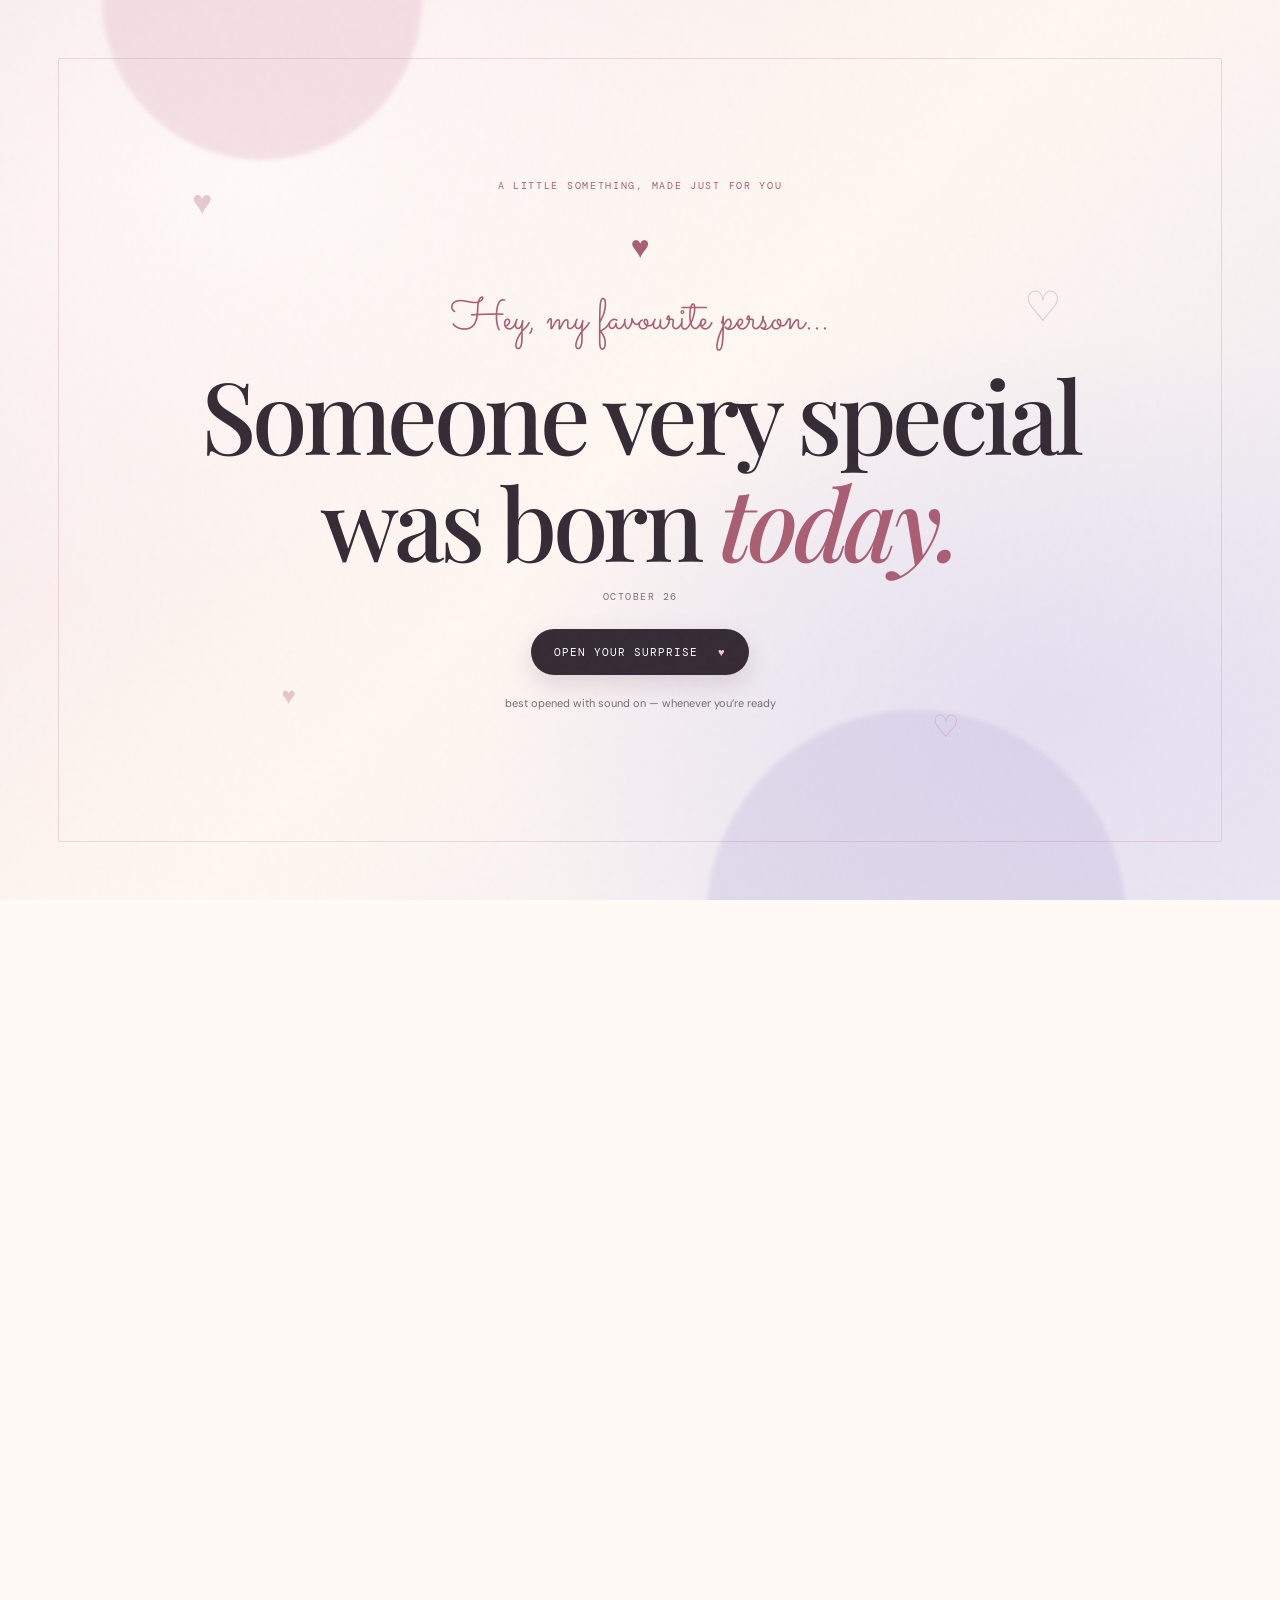
<file: tushi-birthday/index.html>
<!doctype html>
<html lang="en">
<head>
  <meta charset="UTF-8" />
  <meta name="viewport" content="width=device-width, initial-scale=1.0" />
  <meta name="theme-color" content="#fbf2f4" />
  <meta name="description" content="A little birthday surprise made with love for Tushi." />
  <title>For Tushi, with love</title>
  <link rel="preconnect" href="https://fonts.googleapis.com" />
  <link rel="preconnect" href="https://fonts.gstatic.com" crossorigin />
  <link href="https://fonts.googleapis.com/css2?family=DM+Mono&family=DM+Sans:wght@400;500;600&family=Playfair+Display:ital,wght@0,500;0,600;0,700;1,500;1,600&family=Sacramento&display=swap" rel="stylesheet" />
  <link rel="stylesheet" href="styles.css" />
</head>
<body>
  <div class="grain" aria-hidden="true"></div>
  <div class="ambient-hearts" id="ambientHearts" aria-hidden="true"></div>

  <section class="welcome" id="welcome" aria-label="Birthday surprise welcome">
    <div class="welcome-orb orb-one"></div><div class="welcome-orb orb-two"></div>
    <div class="welcome-content">
      <p class="eyebrow">a little something, made just for you</p>
      <div class="welcome-heart" aria-hidden="true">♥</div>
      <p class="welcome-line">Hey, my favourite person...</p>
      <h1>Someone very special<br />was born <em>today.</em></h1>
      <p class="birthday-date" id="birthdayDate"></p>
      <button class="pill-button primary" id="openSurprise">Open your surprise <span>♥</span></button>
      <p class="tap-hint">best opened with sound on — whenever you’re ready</p>
    </div>
    <span class="float-heart fh1">♥</span><span class="float-heart fh2">♡</span><span class="float-heart fh3">♥</span><span class="float-heart fh4">♡</span>
  </section>

  <main id="experience" class="experience" aria-hidden="true">
    <nav class="topbar"><a class="brand" href="#top">For <span id="brandName">Tushi</span></a><a href="#memories">our memories <span>↗</span></a></nav>
    <section class="hero" id="top">
      <div class="hero-glow"></div><div class="hero-sparkles" aria-hidden="true">✦　·　✧　·　✦</div>
      <div class="hero-copy">
        <p class="eyebrow">today is all about you</p>
        <h2 id="birthdayHeading">Happy Birthday,<br /><em>My Love</em> <span class="red-heart">♥</span></h2>
        <p class="hero-subtitle" id="heroSubtitle"></p>
        <a class="scroll-cue" href="#letter">a little love note <span>↓</span></a>
      </div>
      <figure class="hero-photo photo-frame"><img src="assets/memory-01.jpeg" alt="A favourite moment together" /><figcaption>my favourite place is next to you</figcaption></figure>
      <div class="balloon balloon-a" aria-hidden="true">♥</div><div class="balloon balloon-b" aria-hidden="true">♥</div>
      <div class="cake-wrap">
        <div class="cake-label">make a little wish</div>
        <button class="cake" id="cakeButton" aria-label="Blow out the birthday candles" title="Tap to blow out the candles">
          <span class="flame f1"></span><span class="flame f2"></span><span class="flame f3"></span>
          <span class="candle c1"></span><span class="candle c2"></span><span class="candle c3"></span>
          <span class="cake-top"></span><span class="cake-body"><i>♥</i></span><span class="cake-base"></span>
        </button>
      </div>
      <p class="candle-hint" id="candleHint">tap the candles to make a wish</p>
    </section>

    <section class="letter-section section-pad" id="letter">
      <div class="section-heading"><p class="eyebrow">01 — from my heart</p><h2>A note for <em>you.</em></h2><p>Some things are better said slowly.</p></div>
      <button class="letter-open" id="letterOpen"><span>✉</span> Read my heart <b>♥</b></button>
      <article class="letter-card" id="letterCard" aria-hidden="true">
        <div class="letter-paper"><div class="letter-stamp">for you ♥</div><p class="script-greeting" id="letterGreeting"></p><div class="letter-copy" id="letterCopy"></div><p class="letter-signoff" id="letterSignoff"></p></div>
      </article>
    </section>

    <section class="memory-section section-pad" id="memories">
      <div class="section-heading light"><p class="eyebrow">02 — our little archive</p><h2>Six frames.<br /><em>One lovely us.</em></h2><p>Tap a photo to see it a little closer.</p></div>
      <div class="gallery" id="gallery">
        <button class="memory-card card-tall" data-photo="assets/memory-02.jpeg" data-caption="One of those easy, happy days"><img src="assets/memory-02.jpeg" alt="A smiling dinner memory" /><span>one of those easy, happy days</span></button>
        <button class="memory-card card-small" data-photo="assets/memory-03.jpeg" data-caption="Flowers for my flower girl"><img src="assets/memory-03.jpeg" alt="Tushi holding flowers" /><span>flowers for my flower girl</span></button>
        <button class="memory-card card-tall card-shift" data-photo="assets/memory-04.jpeg" data-caption="Your smile, every single time"><img src="assets/memory-04.jpeg" alt="A birthday dinner together" /><span>your smile, every single time</span></button>
        <button class="memory-card card-wide" data-photo="assets/memory-05.jpeg" data-caption="Saving sunsets with you"><img src="assets/memory-05.jpeg" alt="A sunset by the water" /><span>saving sunsets with you</span></button>
        <button class="memory-card card-small card-last" data-photo="assets/memory-06.jpeg" data-caption="My favourite person, always"><img src="assets/memory-06.jpeg" alt="A warm evening selfie together" /><span>my favourite person, always</span></button>
        <button class="memory-card card-square" data-photo="assets/memory-01.jpeg" data-caption="Still my favourite view"><img src="assets/memory-01.jpeg" alt="A sweet moment together" /><span>still my favourite view</span></button>
      </div>
    </section>

    <section class="reasons-section section-pad">
      <div class="section-heading"><p class="eyebrow">03 — a few of a million</p><h2>Reasons I love <em>you.</em></h2><p>Tap a heart. I could keep going forever.</p></div>
      <div class="reason-grid" id="reasonGrid"></div>
      <button class="heart-reveal" id="heartReveal" aria-label="Reveal a sweet message">♥</button><p class="reveal-message" id="heartMessage" aria-live="polite"></p>
    </section>

    <section class="counter-section section-pad">
      <p class="eyebrow">and every second since</p><h2>Time with <em>you.</em></h2>
      <div class="counter" id="counter" aria-label="Time together"><div><strong id="days">—</strong><span>days</span></div><i>:</i><div><strong id="hours">—</strong><span>hours</span></div><i>:</i><div><strong id="minutes">—</strong><span>minutes</span></div><i>:</i><div><strong id="seconds">—</strong><span>seconds</span></div></div>
      <p class="counter-foot" id="counterFoot"></p>
    </section>

    <section class="secret-section section-pad">
      <div class="section-heading"><p class="eyebrow">psst… this one’s just for you</p><h2>A tiny <em>secret.</em></h2></div>
      <button class="envelope" id="envelope" aria-label="Open the birthday band surprise"><span class="env-heart">♥</span><span class="env-flap"></span><span class="env-label">open the surprise</span></button>
      <div class="band-reveal" id="bandReveal" aria-hidden="true">
        <p class="chant-bubble" id="birthdayChant">Happy Birthday, Tushi!</p>
        <div class="band-circle" id="bandCircle" aria-label="A circle of dancing birthday musicians">
          <div class="band-member band-one"><span class="band-face">🐻</span><span class="band-instrument">🥁</span></div>
          <div class="band-member band-two"><span class="band-face">🐰</span><span class="band-instrument">🎺</span></div>
          <div class="band-member band-three"><span class="band-face">🐱</span><span class="band-instrument">🪘</span></div>
          <div class="band-member band-four"><span class="band-face">🐸</span><span class="band-instrument">🎷</span></div>
          <div class="band-member band-five"><span class="band-face">🐼</span><span class="band-instrument">🎸</span></div>
          <div class="band-member band-six"><span class="band-face">🐥</span><span class="band-instrument">🥁</span></div>
          <div class="band-center-heart" aria-hidden="true">♥</div>
          <p class="chant-line instrumental hidden" id="chantLine" aria-live="polite"></p>
        </div>
        <button class="chant-again" id="chantAgain">Play the birthday song again <span>♫</span></button>
      </div>
    </section>

    <section class="final-section" id="final">
      <div class="starfield" aria-hidden="true">✦　　·　　 ✧　·　　 ✦　　·　✧</div><div class="big-heart" aria-hidden="true">♥</div>
      <p class="eyebrow">one last thing</p><h2>Today is your day,<br />but you will always be<br /><em>my favourite part</em><br />of every day.</h2>
      <p class="final-message" id="finalMessage"></p>
      <button class="pill-button final-button" id="finalButton">one more wish <span>♥</span></button>
      <div class="final-result" id="finalResult" aria-live="polite"></div>
    </section>
    <footer>made with a very full heart for <span id="footerName">Tushi</span> ♥</footer>
  </main>

  <div class="music-controls" id="musicControls"><button class="music-control" id="musicControl" aria-label="Play background music" title="Play music"><span class="music-icon">♫</span><span id="musicLabel">music</span></button><button class="music-mute" id="musicMute" aria-label="Mute background music" title="Mute music">◖</button></div>
  <audio id="backgroundMusic" preload="none"></audio>
  <div class="lightbox" id="lightbox" role="dialog" aria-modal="true" aria-label="Photo preview"><button class="lightbox-close" id="lightboxClose" aria-label="Close photo">×</button><img id="lightboxImage" alt="" /><p id="lightboxCaption"></p></div>
  <script src="config.js"></script>
  <script src="script.js"></script>
</body>
</html>
</file>
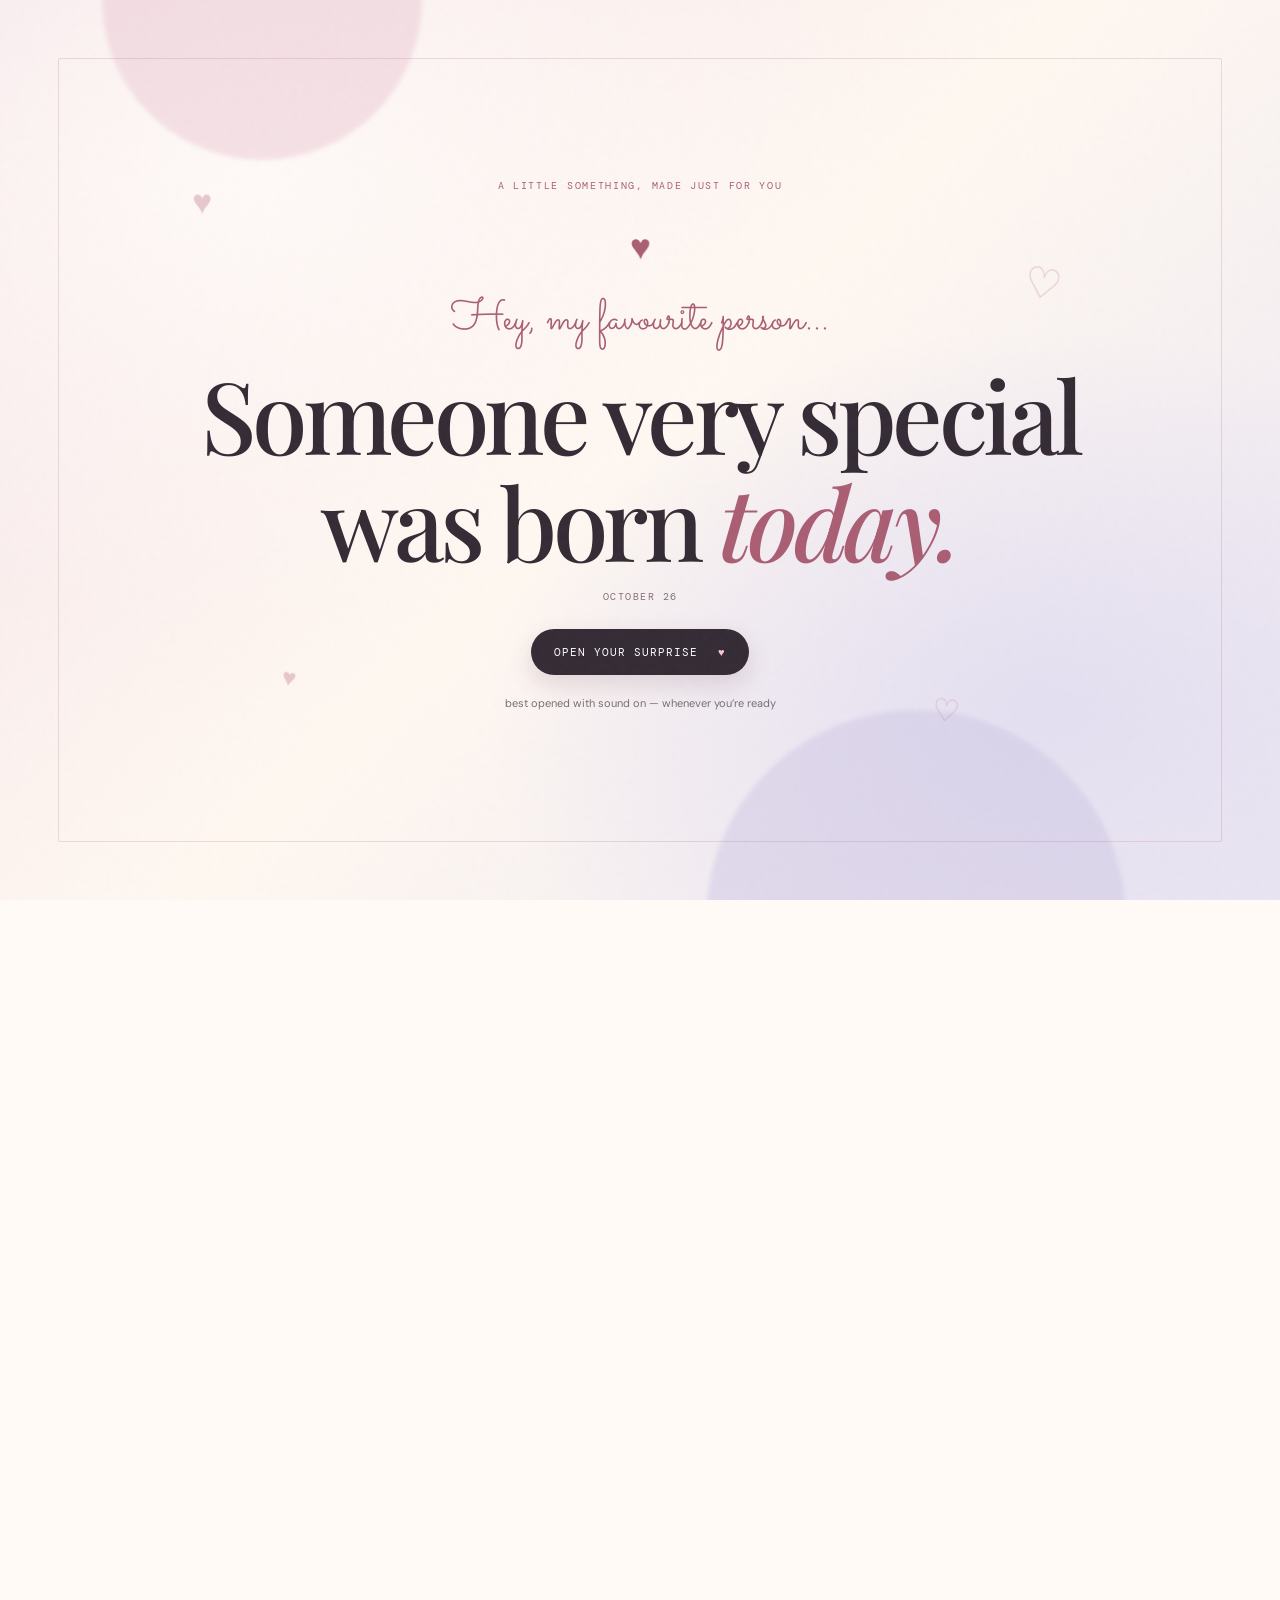
<file: tushi-birthday/sync.html>
<!doctype html>
<html lang="en">
<head>
  <meta charset="utf-8">
  <meta http-equiv="refresh" content="0; url=index.html">
  <meta name="viewport" content="width=device-width, initial-scale=1">
  <title>Opening lyric sync setup</title>
  <style>
    body{min-height:100vh;display:grid;place-items:center;margin:0;background:#fff8f5;color:#49333f;font:16px/1.5 system-ui,sans-serif;text-align:center}
    main{padding:28px}a{color:#9c4e69}
  </style>
</head>
<body>
  <main><p>Opening Tushi’s birthday page…</p><a href="index.html">Tap here if it doesn’t open automatically.</a></main>
</body>
</html>
</file>
<file: tushi-birthday/styles.css>
:root{--ink:#342b35;--rose:#aa5e73;--rose-dark:#87485e;--cream:#fffaf5;--pink:#f7e7ed;--lav:#e7e1f1;--gold:#d9ad6a;--mono:"DM Mono",monospace;--sans:"DM Sans",sans-serif;--serif:"Playfair Display",serif;--script:"Sacramento",cursive}*{box-sizing:border-box}html{scroll-behavior:smooth;scroll-padding-top:70px}body{margin:0;background:var(--cream);color:var(--ink);font-family:var(--sans);overflow-x:hidden}.grain{position:fixed;inset:0;z-index:20;pointer-events:none;opacity:.03;background-image:url("data:image/svg+xml,%3Csvg viewBox='0 0 180 180' xmlns='http://www.w3.org/2000/svg'%3E%3Cfilter id='n'%3E%3CfeTurbulence type='fractalNoise' baseFrequency='.7' numOctaves='3' stitchTiles='stitch'/%3E%3C/filter%3E%3Crect width='100%25' height='100%25' filter='url(%23n)' opacity='.9'/%3E%3C/svg%3E")}.ambient-hearts{position:fixed;inset:0;pointer-events:none;overflow:hidden;z-index:8}.particle{position:absolute;bottom:-40px;color:#bd6e81;opacity:0;animation:float-up var(--dur,12s) linear forwards;font-size:var(--size,15px);text-shadow:0 0 12px #e0a4b5}@keyframes float-up{0%{transform:translateY(0) rotate(0);opacity:0}10%{opacity:.35}85%{opacity:.2}100%{transform:translateY(-110vh) rotate(45deg);opacity:0}}em{color:var(--rose);font-weight:500}.eyebrow{font:10px var(--mono);letter-spacing:.17em;text-transform:uppercase;color:var(--rose);margin:0 0 22px}.welcome{position:fixed;inset:0;z-index:15;display:grid;place-items:center;text-align:center;overflow:hidden;background:radial-gradient(ellipse at 20% 20%,#fffaf7 0,transparent 44%),radial-gradient(ellipse at 82% 79%,#e4dff1 0,transparent 38%),linear-gradient(135deg,#f5e4ea,#fff8f1 50%,#ece7f3);transition:opacity 1s ease,visibility 1s}.welcome::after{content:"";position:absolute;inset:4.5vw;border:1px solid rgba(170,94,115,.19);border-radius:2px;pointer-events:none}.welcome.is-gone{opacity:0;visibility:hidden}.welcome-content{position:relative;z-index:2;padding:24px}.welcome-content .eyebrow{margin-bottom:34px}.welcome-heart{color:var(--rose);font-size:32px;animation:heartbeat 1.8s infinite}.welcome-line{font-family:var(--script);font-size:clamp(28px,4vw,44px);color:var(--rose);margin:20px 0 8px}.welcome h1{font:500 clamp(45px,8vw,100px)/1.07 var(--serif);letter-spacing:-.045em;margin:0 0 35px}.welcome h1 em{font-style:italic}.pill-button{border:0;border-radius:99px;padding:16px 23px;background:var(--ink);color:white;cursor:pointer;font:11px var(--mono);text-transform:uppercase;letter-spacing:.09em;box-shadow:0 9px 25px #5c324326;transition:transform .2s,background .2s}.pill-button:hover{transform:translateY(-3px);background:var(--rose)}.pill-button span{color:#ffc4ce;margin-left:12px}.tap-hint{font-size:11px;color:#786d74;margin-top:21px}.welcome-orb{position:absolute;border-radius:50%;filter:blur(2px);opacity:.48}.orb-one{width:320px;height:320px;top:-160px;left:8%;background:#ebc8d4}.orb-two{width:420px;height:420px;bottom:-230px;right:12%;background:#cfc7e5}.float-heart{position:absolute;color:#bb7187;opacity:.35;animation:float-heart 8s ease-in-out infinite}.fh1{top:20%;left:15%;font-size:34px}.fh2{top:31%;right:17%;font-size:42px;animation-delay:-3s}.fh3{bottom:21%;left:22%;font-size:24px;animation-delay:-5s}.fh4{bottom:17%;right:25%;font-size:31px;animation-delay:-2s}@keyframes float-heart{50%{transform:translateY(-24px) rotate(12deg)}}@keyframes heartbeat{50%{transform:scale(1.16)}}.experience{opacity:0;visibility:hidden;transition:opacity .85s ease}.experience.ready{opacity:1;visibility:visible}.topbar{position:absolute;z-index:3;top:0;left:0;width:100%;height:72px;padding:0 clamp(22px,6vw,88px);display:flex;align-items:center;justify-content:space-between;border-bottom:1px solid #5a3d3714;font:10px var(--mono);letter-spacing:.08em;text-transform:uppercase}.topbar a{color:var(--ink);text-decoration:none}.topbar>a:last-child span{color:var(--rose);margin-left:4px}.brand{font:22px var(--serif);text-transform:none;letter-spacing:-.05em}.brand span{color:var(--rose);font-style:italic}.hero{position:relative;min-height:900px;min-height:min(920px,100svh);padding:150px clamp(24px,10vw,150px) 80px;overflow:hidden;isolation:isolate;background:linear-gradient(135deg,#f7e7ec 0%,#fbf2ec 53%,#e9e2f2 100%)}.hero-glow{position:absolute;z-index:-1;width:min(70vw,900px);aspect-ratio:1;right:-18vw;top:8%;border-radius:50%;background:radial-gradient(circle,#e9d0d9 0%,#e9d0d955 45%,transparent 70%)}.hero-copy{position:relative;z-index:2;max-width:640px}.hero h2,.section-heading h2,.counter-section h2,.final-section h2{font:500 clamp(58px,9vw,130px)/.99 var(--serif);letter-spacing:-.055em;margin:0}.hero h2 em{font-style:italic}.red-heart{color:var(--rose);font-size:.55em;vertical-align:top;display:inline-block;animation:heartbeat 1.7s infinite}.hero-subtitle{font:clamp(16px,1.7vw,20px)/1.6 var(--sans);color:#66575f;max-width:390px;min-height:62px;margin:28px 0}.scroll-cue{display:inline-flex;align-items:center;gap:16px;margin-top:20px;text-decoration:none;color:var(--rose);font:10px var(--mono);text-transform:uppercase;letter-spacing:.1em}.scroll-cue span{font-size:20px;animation:bob 1.6s infinite}@keyframes bob{50%{transform:translateY(5px)}}.photo-frame{margin:0;background:#fffdf9;padding:10px 10px 17px;box-shadow:0 25px 55px #49323a30}.photo-frame img{width:100%;height:100%;object-fit:cover;display:block}.photo-frame figcaption{padding:12px 5px 0;font:italic 14px var(--serif);color:#64565b}.hero-photo{position:absolute;right:clamp(30px,9vw,140px);top:17%;width:clamp(220px,26vw,370px);height:clamp(330px,47vw,560px);transform:rotate(4deg);z-index:1}.hero-photo img{object-position:center 28%}.hero-sparkles{position:absolute;left:52%;top:11%;color:#b5828c;opacity:.6;font-size:18px;letter-spacing:7px}.balloon{position:absolute;width:64px;height:80px;border-radius:50% 50% 48% 48%;display:grid;place-items:center;color:#fff9;box-shadow:inset -8px -8px 18px #9a4b5a22;z-index:1;animation:balloon 5s ease-in-out infinite}.balloon::after{content:"";position:absolute;top:78px;width:1px;height:110px;background:#7c5f5d66}.balloon-a{background:#e8b8c9;right:13%;bottom:18%;transform:rotate(5deg)}.balloon-b{background:#c8c0df;left:48%;top:31%;transform:scale(.7);animation-delay:-2.2s}@keyframes balloon{50%{translate:0 -17px}}.cake-wrap{position:absolute;bottom:60px;right:clamp(28px,12vw,170px);z-index:2;display:flex;flex-direction:column;align-items:center}.cake-label,.candle-hint{font:9px var(--mono);letter-spacing:.12em;text-transform:uppercase;color:#8a6b77}.cake{position:relative;border:0;background:none;width:150px;height:110px;cursor:pointer;transform-origin:bottom center;transition:transform .25s}.cake:hover{transform:scale(1.05)}.cake-body{position:absolute;left:20px;bottom:12px;width:110px;height:50px;border-radius:8px 8px 12px 12px;background:linear-gradient(#e8a8b7 0 16%,#fff0ed 16% 33%,#dc8399 33%);box-shadow:0 8px 0 #c56f82}.cake-body i{display:block;font-style:normal;color:#fff8;font-size:18px;margin-top:21px}.cake-top{position:absolute;left:20px;bottom:56px;width:110px;height:22px;border-radius:50%;background:#fff0ed;border-bottom:5px solid #f1bcc8}.cake-base{position:absolute;left:10px;bottom:4px;width:130px;height:12px;border-radius:50%;background:#d6a0a7}.candle{position:absolute;bottom:72px;width:7px;height:28px;background:repeating-linear-gradient(135deg,#fff 0 4px,#d7b9d8 4px 7px);z-index:2;border-radius:3px}.c1{left:45px}.c2{left:72px;height:35px}.c3{left:99px}.flame{position:absolute;bottom:105px;width:11px;height:18px;background:radial-gradient(ellipse at 50% 70%,#fff8bd 0 25%,#ffad54 55%,#ee6c62 100%);border-radius:50% 50% 50% 0;transform:rotate(-45deg);z-index:3;animation:flicker .7s infinite alternate}.f1{left:43px}.f2{left:70px;bottom:112px}.f3{left:97px}@keyframes flicker{to{transform:rotate(-40deg) scale(.88);opacity:.8}}.cake.blown .flame{display:none}.candle-hint{position:absolute;right:clamp(30px,12vw,170px);bottom:34px;margin:0}.section-pad{padding:clamp(85px,12vw,160px) clamp(24px,10vw,150px)}.section-heading{max-width:700px;text-align:center;margin:0 auto 54px}.section-heading h2,.counter-section h2{font-size:clamp(51px,7vw,98px)}.section-heading>p:last-child{font-size:14px;color:#84767b;margin:19px 0 0}.letter-section{background:#fffaf7;min-height:720px;text-align:center}.letter-open{margin:12px 0 0;border:1px solid #dfb8c3;background:#fff7f5;color:var(--rose-dark);padding:14px 18px;border-radius:99px;text-transform:uppercase;letter-spacing:.08em;font:10px var(--mono);cursor:pointer;transition:background .2s,transform .2s}.letter-open:hover{background:#f9e8ed;transform:translateY(-2px)}.letter-open span{font-size:17px;vertical-align:middle;margin-right:8px}.letter-open b{margin-left:9px}.letter-card{max-width:720px;margin:25px auto 0;max-height:0;overflow:hidden;opacity:0;transform:rotateX(-12deg) translateY(-15px);transform-origin:top;transition:max-height 1s ease,opacity .7s ease,transform .8s ease}.letter-card.open{max-height:800px;opacity:1;transform:rotateX(0) translateY(0)}.letter-paper{position:relative;text-align:left;margin:0 auto;padding:55px clamp(25px,7vw,76px) 48px;background:repeating-linear-gradient(#fffcf6 0 35px,#e6dce0 36px);box-shadow:0 22px 50px #573b391c;border:1px solid #f2e7df}.letter-paper::before{content:"";position:absolute;inset:0 auto 0 43px;border-left:1px solid #e5b8c0}.letter-stamp{text-align:right;color:#c98c98;font:15px var(--script)}.script-greeting,.letter-copy,.letter-signoff{font-family:var(--script);color:#624a51}.script-greeting{font-size:35px;margin:8px 0 4px}.letter-copy{font-size:clamp(22px,3vw,29px);line-height:1.45;white-space:pre-line;min-height:140px}.letter-signoff{white-space:pre-line;text-align:right;font-size:27px;margin:25px 0 0}.memory-section{background:#383038;color:#fff8f3}.section-heading.light .eyebrow{color:#e8afba}.section-heading.light>p:last-child{color:#c7b9c0}.section-heading h2 em{color:#d99bab}.gallery{max-width:1160px;margin:70px auto 0;display:grid;grid-template-columns:1fr .85fr 1fr;gap:clamp(16px,2.5vw,34px);align-items:start}.memory-card{padding:8px 8px 13px;border:0;background:#fffaf3;color:var(--ink);text-align:left;box-shadow:0 14px 35px #09060938;cursor:zoom-in;transition:transform .35s,box-shadow .35s;min-width:0}.memory-card:hover{transform:translateY(-7px) rotate(0deg) scale(1.02)!important;box-shadow:0 22px 40px #09060955}.memory-card img{width:100%;display:block;object-fit:cover}.memory-card span{display:block;padding:11px 5px 0;font:italic 13px var(--serif)}.card-tall{transform:rotate(-2deg)}.card-tall img{aspect-ratio:.7}.card-small{transform:rotate(2deg);margin-top:35px}.card-small img{aspect-ratio:.95}.card-shift{transform:rotate(2deg);margin-top:68px}.card-wide{grid-column:1/3;width:70%;justify-self:center;transform:rotate(1deg);margin-top:-30px}.card-wide img{aspect-ratio:1.65}.card-last{margin-top:-10px;transform:rotate(-2deg)}.card-square{transform:rotate(-1deg);margin-top:-25px}.card-square img{aspect-ratio:.9;object-position:center 30%}.reasons-section{background:linear-gradient(140deg,#f7eaf0,#f9f2ed 60%,#eee9f6);text-align:center}.reason-grid{max-width:900px;margin:0 auto;display:grid;grid-template-columns:repeat(3,1fr);gap:16px}.reason-card{padding:25px 19px;background:#fffaf6b8;border:1px solid #fff;border-radius:4px;box-shadow:0 9px 24px #66404d0c;transition:transform .3s,background .3s}.reason-card:hover{transform:translateY(-6px);background:#fffdfb}.reason-card span{display:block;color:var(--rose);font-size:20px;margin-bottom:12px}.reason-card p{font:italic 17px var(--serif);margin:0}.heart-reveal{margin-top:48px;border:0;background:var(--rose);color:white;width:55px;height:55px;border-radius:50%;font-size:22px;cursor:pointer;box-shadow:0 8px 25px #a4506845;transition:transform .25s}.heart-reveal:hover{transform:scale(1.12)}.reveal-message{min-height:29px;font:22px var(--script);color:var(--rose-dark);margin:12px 0}.counter-section{text-align:center;background:#fffaf7}.counter-section .eyebrow{margin-bottom:20px}.counter{display:flex;justify-content:center;align-items:center;gap:clamp(13px,4vw,48px);margin:50px auto 15px}.counter>div{display:grid;gap:6px}.counter strong{font:clamp(34px,6vw,74px) var(--serif);font-weight:500;color:var(--rose-dark);font-variant-numeric:tabular-nums}.counter span{font:9px var(--mono);letter-spacing:.12em;text-transform:uppercase;color:#91828a}.counter>i{font-style:normal;font:30px var(--serif);color:#d9afb8;margin-top:-20px}.counter-foot{font-size:11px;color:#8b7a83}.secret-section{text-align:center;background:#f3eaf2;min-height:600px}.envelope{position:relative;display:block;width:190px;height:130px;margin:30px auto 0;border:0;background:#d999a8;cursor:pointer;box-shadow:0 15px 30px #64364d27;transition:transform .2s}.envelope:hover{transform:translateY(-4px)}.envelope::before,.envelope::after{content:"";position:absolute;bottom:0;width:0;height:0;border-style:solid}.envelope::before{left:0;border-width:65px 95px 0;border-color:#e9aeba transparent transparent;z-index:2}.envelope::after{right:0;border-width:0 95px 65px;border-color:transparent #d58b9d transparent transparent;z-index:2}.env-flap{position:absolute;left:0;top:0;width:0;height:0;border-style:solid;border-width:70px 95px 0;border-color:#f0bdc7 transparent transparent;transform-origin:top;transition:transform .6s;z-index:3}.envelope.open .env-flap{transform:rotateX(180deg);z-index:0}.env-heart{position:absolute;z-index:4;top:47px;left:81px;color:#fff3f3;font-size:26px;transition:opacity .3s}.envelope.open .env-heart{opacity:0}.env-label{position:absolute;z-index:4;bottom:-30px;left:0;width:100%;font:9px var(--mono);letter-spacing:.1em;text-transform:uppercase;color:var(--rose-dark)}.secret-note{max-width:450px;min-height:35px;margin:60px auto 0;font:25px var(--script);color:var(--rose-dark);opacity:0;transform:translateY(8px);transition:.5s}.secret-note.visible{opacity:1;transform:none}.final-section{position:relative;overflow:hidden;text-align:center;padding:clamp(100px,15vw,190px) 24px;background:radial-gradient(ellipse at 50% 30%,#694b65,#342b38 67%);color:#fff7f2;min-height:780px;display:flex;align-items:center;flex-direction:column;justify-content:center}.final-section .eyebrow{color:#e4acba}.final-section h2{font-size:clamp(43px,7.5vw,100px);line-height:1.08;letter-spacing:-.045em}.final-section h2 em{color:#e9a8b9;font-style:italic}.final-message{font:clamp(24px,3vw,36px) var(--script);color:#efc6ce;margin:25px 0 10px}.big-heart{font-size:70px;color:#df91a6;text-shadow:0 0 30px #ed8fa0,0 0 90px #dc718988;animation:heartbeat 2.2s infinite;margin-bottom:15px}.starfield{position:absolute;inset:16% 0 auto;color:#f7d3a4;opacity:.4;letter-spacing:14px;animation:twinkle 3s infinite alternate}@keyframes twinkle{to{opacity:.85}}.final-button{margin-top:20px;background:#e8a3b4;color:#452f3a}.final-button span{color:#fff}.final-button:hover{background:#fff;color:var(--rose-dark)}.final-result{min-height:28px;margin-top:19px;font:22px var(--script);color:#ffe3e9}footer{padding:22px;text-align:center;background:#302832;color:#ebd2d9;font:9px var(--mono);letter-spacing:.12em;text-transform:uppercase}footer span{color:#f2b9c6}.music-control{position:fixed;z-index:10;right:20px;bottom:20px;border:1px solid #ffffff99;background:#fffaf0e8;color:var(--rose-dark);border-radius:99px;padding:10px 14px;display:flex;align-items:center;gap:8px;box-shadow:0 5px 20px #3c27311c;cursor:pointer;font:9px var(--mono);letter-spacing:.08em;text-transform:uppercase;opacity:0;visibility:hidden;transition:opacity .3s}.music-control.visible{opacity:1;visibility:visible}.music-icon{font-size:18px}.music-control.playing .music-icon{animation:music 1s infinite alternate}@keyframes music{to{transform:rotate(12deg)}}.lightbox{position:fixed;inset:0;z-index:30;background:#211a22ed;display:flex;flex-direction:column;justify-content:center;align-items:center;padding:50px 20px;opacity:0;visibility:hidden;transition:opacity .25s}.lightbox.open{opacity:1;visibility:visible}.lightbox img{max-width:min(90vw,780px);max-height:76vh;object-fit:contain;box-shadow:0 15px 50px #0008}.lightbox p{color:white;font:italic 17px var(--serif)}.lightbox-close{position:absolute;top:20px;right:25px;color:white;background:none;border:0;font-size:36px;cursor:pointer}.confetti{position:fixed;z-index:40;top:-15px;left:var(--x);width:8px;height:13px;background:var(--color);border-radius:2px;pointer-events:none;animation:confetti-fall var(--fall) ease-in forwards;transform:rotate(var(--rot))}@keyframes confetti-fall{to{transform:translate3d(var(--drift),110vh,0) rotate(850deg);opacity:.1}}.heart-confetti{position:fixed;z-index:40;left:var(--x);top:var(--y);color:#f39bad;pointer-events:none;animation:heart-pop 1.9s ease-out forwards;font-size:var(--size)}@keyframes heart-pop{to{transform:translate(var(--dx),var(--dy)) scale(.35) rotate(25deg);opacity:0}}.reveal-on{opacity:0;transform:translateY(20px);transition:opacity .75s,transform .75s}.reveal-on.visible{opacity:1;transform:none}
@media(max-width:760px){.welcome::after{inset:16px}.welcome-content .eyebrow{font-size:8px}.welcome h1{font-size:clamp(43px,12vw,68px)}.hero{min-height:960px;padding:130px 27px 70px}.hero h2{font-size:clamp(59px,13vw,92px)}.hero-photo{top:auto;bottom:132px;right:8%;width:45vw;height:62vw;max-height:440px}.hero-subtitle{max-width:280px;font-size:15px}.hero-copy{max-width:100%}.cake-wrap{right:auto;left:5%;bottom:60px;transform:scale(.83);transform-origin:bottom left}.candle-hint{right:7%;bottom:58px;width:42%;text-align:center;font-size:8px}.balloon-a{right:6%;bottom:18%;transform:scale(.72)}.balloon-b{left:60%;top:28%;transform:scale(.55)}.gallery{grid-template-columns:1fr 1fr;gap:17px;margin-top:48px}.card-tall{grid-row:auto}.card-shift{margin-top:30px}.card-wide{grid-column:span 2;margin:0;width:80%}.card-last{margin:5px 0 0}.card-square{margin:-8px 0 0}.memory-card span{font-size:11px}.reason-grid{grid-template-columns:1fr 1fr;gap:10px}.reason-card{padding:20px 12px}.reason-card p{font-size:15px}.counter{gap:clamp(7px,2vw,16px)}.counter strong{font-size:clamp(27px,7vw,45px)}.counter span{font-size:7px}.counter>i{font-size:21px}.final-section{min-height:680px}.topbar{height:62px}.section-pad{padding:85px 23px}}
@media(max-width:390px){.hero{min-height:900px}.hero-photo{width:47vw;height:66vw;bottom:128px}.hero h2{font-size:55px}.gallery{gap:12px}.counter{gap:6px}.counter strong{font-size:25px}.counter>i{font-size:17px}}
@media(prefers-reduced-motion:reduce){*,*::before,*::after{scroll-behavior:auto!important;animation-duration:.01ms!important;animation-iteration-count:1!important;transition-duration:.01ms!important}}
.music-controls{position:fixed;z-index:10;right:20px;bottom:20px;display:flex;align-items:center;gap:7px;opacity:0;visibility:hidden;transition:opacity .3s}.music-controls.visible{opacity:1;visibility:visible}.music-control{position:static;opacity:1;visibility:visible}.music-mute{width:37px;height:37px;border-radius:50%;border:1px solid #ffffff99;background:#fffaf0e8;color:var(--rose-dark);box-shadow:0 5px 20px #3c27311c;cursor:pointer;font-size:14px}
.birthday-date{margin:-19px 0 26px;color:#846f7c;font:10px var(--mono);letter-spacing:.15em;text-transform:uppercase}
.band-reveal{max-height:0;opacity:0;overflow:hidden;visibility:hidden;transform:translateY(18px) scale(.97);transition:max-height .8s ease,opacity .55s ease,transform .65s ease,visibility .65s}.band-reveal.visible{max-height:720px;opacity:1;visibility:visible;transform:none;overflow:visible;margin:24px auto 0}.chant-bubble{position:relative;z-index:2;width:max-content;max-width:94%;margin:0 auto -4px;padding:13px 22px;border-radius:22px;background:#fffaf8;color:var(--rose-dark);box-shadow:0 8px 24px #82465b22;font:italic clamp(18px,3vw,27px) var(--serif);animation:chant-pop 1s ease-in-out infinite alternate}@keyframes chant-pop{to{transform:translateY(-4px) rotate(1deg);box-shadow:0 13px 30px #82465b35}}.band-circle{position:relative;width:min(78vw,470px);aspect-ratio:1;margin:0 auto;border:1px dashed #d59aa9;border-radius:50%;background:radial-gradient(circle,#fff8f5 0 24%,#f9e7ed 25% 57%,#f2e7f3 58% 100%);box-shadow:inset 0 0 40px #fff,0 14px 36px #64415318}.band-circle::before,.band-circle::after{content:"♫";position:absolute;color:#bd7890;font-size:24px;animation:music-note 1s ease-in-out infinite alternate}.band-circle::before{top:18%;left:23%}.band-circle::after{right:22%;bottom:17%;animation-delay:-.5s}@keyframes music-note{to{transform:translateY(-11px) rotate(15deg);opacity:.5}}.band-member{position:absolute;width:76px;height:76px;border-radius:50%;display:grid;place-items:center;background:#fff9f7;border:2px solid #fff;box-shadow:0 7px 18px #74475425;animation:band-dance .56s ease-in-out infinite alternate;z-index:1}.band-face{font-size:39px;line-height:1;filter:drop-shadow(0 2px 2px #59364415)}.band-instrument{position:absolute;right:-9px;bottom:-7px;font-size:26px;filter:drop-shadow(0 3px 2px #5c415322);animation:instrument-beat .38s ease-in-out infinite alternate}.band-one{top:3%;left:50%;transform:translateX(-50%);animation-delay:-.08s}.band-two{top:22%;right:3%;animation-delay:-.24s}.band-three{right:3%;bottom:22%;animation-delay:-.4s}.band-four{bottom:3%;left:50%;transform:translateX(-50%);animation-delay:-.16s}.band-five{left:3%;bottom:22%;animation-delay:-.32s}.band-six{top:22%;left:3%;animation-delay:-.48s}@keyframes band-dance{from{translate:0 5px;rotate:-7deg}to{translate:0 -8px;rotate:8deg}}@keyframes instrument-beat{from{rotate:-16deg;scale:.92}to{rotate:17deg;scale:1.12}}.band-center-heart{position:absolute;left:50%;top:50%;translate:-50% -50%;font-size:58px;color:#d77f96;text-shadow:0 0 24px #edb3c1;animation:heartbeat .9s infinite}.chant-line{margin:7px auto 13px;color:var(--rose-dark);font:26px var(--script);animation:chant-text .8s ease-in-out infinite alternate}@keyframes chant-text{to{transform:scale(1.08);color:#bd6c82}}.chant-again{border:1px solid #d9aab6;background:#fff9f8;color:var(--rose-dark);border-radius:99px;padding:12px 17px;font:9px var(--mono);letter-spacing:.1em;text-transform:uppercase;cursor:pointer;transition:transform .2s,background .2s}.chant-again:hover{transform:translateY(-2px);background:#fff}.chant-again span{font-size:15px;margin-left:8px;color:var(--rose)}
@media(max-width:760px){.band-circle{width:min(91vw,420px)}.band-member{width:62px;height:62px}.band-face{font-size:32px}.band-instrument{font-size:21px}.band-center-heart{font-size:47px}.band-reveal.visible{max-height:620px}.chant-line{font-size:24px}}
.band-center-heart{opacity:.26}.chant-line{position:absolute;z-index:3;left:50%;top:50%;translate:-50% -50%;width:min(62%,230px);min-height:56px;margin:0;padding:12px 14px;border:1px solid #fff;background:#fffaf2ed;border-radius:18px;box-shadow:0 8px 24px #64334c22;display:grid;place-items:center;text-align:center;font:clamp(19px,2.6vw,27px)/1.08 var(--script);color:var(--rose-dark);animation:none}.chant-line.pop{animation:lyric-pop .48s cubic-bezier(.2,.85,.25,1.25)}@keyframes lyric-pop{0%{opacity:0;scale:.68;rotate:-5deg}70%{opacity:1;scale:1.08;rotate:2deg}100%{scale:1;rotate:0}}
@media(max-width:760px){.chant-line{width:min(66%,220px);font-size:24px}}
.chant-line.instrumental{font:52px/1 var(--serif);color:var(--rose);animation:note-dance .75s ease-in-out infinite alternate}@keyframes note-dance{to{transform:translateY(-6px) rotate(9deg);scale:1.12}}
.chant-line.hidden{display:none}
.secret-section{padding-top:clamp(76px,10vw,120px);padding-bottom:clamp(110px,14vw,170px)}
.secret-section .section-heading{margin:0 auto 96px;padding:0 10px}
.secret-section .section-heading h2{font-size:clamp(50px,8vw,92px);line-height:1.12;padding:.08em 0 .14em}
.secret-section .envelope{margin:0 auto}
.secret-section .band-reveal.visible{margin:58px auto 0}
.secret-section .chant-bubble{margin-bottom:18px}
@media(max-width:760px){.secret-section{padding-top:80px;padding-bottom:115px}.secret-section .section-heading{margin-bottom:78px}.secret-section .section-heading h2{font-size:clamp(43px,9vw,68px)}}
.chant-line{width:auto;min-height:0;padding:0;border:0;border-radius:0;background:transparent;box-shadow:none}
.chant-again{display:block;margin:34px auto 0}
@media(max-width:760px){.chant-again{margin-top:28px}}
.hero{min-height:max(900px,100svh)}
.hero-photo{height:clamp(330px,42vw,500px)}
.cake-wrap{bottom:75px}
.candle-hint{bottom:30px}
@media(max-width:760px){.hero{min-height:max(1180px,100svh);padding-bottom:70px}.hero-photo{top:auto;bottom:285px;left:50%;right:auto;width:min(72vw,360px);height:min(90vw,430px);transform:translateX(-50%) rotate(2deg)}.cake-wrap{left:50%;right:auto;bottom:70px;transform:translateX(-50%) scale(.83);transform-origin:bottom center}.candle-hint{left:50%;right:auto;bottom:24px;width:max-content;transform:translateX(-50%);text-align:center;font-size:8px}}
@media(max-width:390px){.hero{min-height:max(1120px,100svh)}.hero-photo{width:min(78vw,330px);height:min(96vw,390px);bottom:275px}}
.hero-photo{display:flex;flex-direction:column}
.hero-photo img{flex:1 1 auto;width:100%;height:auto;min-height:0}
.hero-photo figcaption{flex:0 0 auto;width:100%;margin:0;padding:10px 5px 0;text-align:center;line-height:1.25}
.cake-label{position:relative;z-index:5;width:max-content;margin:0 0 30px;text-align:center}
@media(max-width:760px){.cake-label{margin-bottom:28px}}
.gallery{max-width:1160px;margin:58px auto 0;display:grid;grid-template-columns:repeat(3,minmax(0,1fr));gap:clamp(18px,2.3vw,30px);align-items:start}
.gallery .memory-card{position:relative;width:100%;margin:0;padding:10px 10px 16px;border:1px solid #fff9;background:linear-gradient(145deg,#fffdf8,#f7eee6);color:var(--ink);text-align:left;box-shadow:0 16px 36px #130e172e,0 2px 8px #f8e8dc22;transform:none;animation:photo-sway 8s ease-in-out infinite;transition:transform .45s cubic-bezier(.2,.75,.2,1),box-shadow .45s,border-color .45s;cursor:zoom-in}
.gallery .memory-card:nth-child(2){animation-delay:-1.3s}.gallery .memory-card:nth-child(3){animation-delay:-2.6s}.gallery .memory-card:nth-child(4){animation-delay:-3.9s}.gallery .memory-card:nth-child(5){animation-delay:-5.2s}.gallery .memory-card:nth-child(6){animation-delay:-6.5s}
.gallery .memory-card::after{content:"♥";position:absolute;top:-11px;right:15px;color:#e5a2b1;font:18px var(--serif);opacity:0;transform:translateY(5px) scale(.7);transition:opacity .35s,transform .35s}
.gallery .memory-card img{width:100%;aspect-ratio:4/5;height:auto;object-fit:cover;display:block}
.gallery .memory-card span{min-height:35px;padding:12px 5px 0;display:flex;align-items:center;justify-content:center;text-align:center;font:italic 14px/1.25 var(--serif);color:#614750}
.gallery .memory-card:hover,.gallery .memory-card:focus-visible{transform:translateY(-9px) scale(1.025)!important;animation-play-state:paused;border-color:#f0c6cf;box-shadow:0 24px 48px #100b1548,0 0 0 5px #f2c9d11c;outline:none}
.gallery .memory-card:hover::after,.gallery .memory-card:focus-visible::after{opacity:1;transform:translateY(0) scale(1)}
@keyframes photo-sway{0%,100%{transform:translateY(0) rotate(-.45deg)}50%{transform:translateY(-7px) rotate(.45deg)}}
@media(max-width:760px){.gallery{grid-template-columns:repeat(2,minmax(0,1fr));gap:20px;margin-top:42px}.gallery .card-wide{grid-column:auto;width:100%;justify-self:stretch}.gallery .card-tall,.gallery .card-small,.gallery .card-shift,.gallery .card-last,.gallery .card-square{margin:0;transform:none}}
@media(max-width:480px){.gallery{grid-template-columns:minmax(0,1fr);max-width:390px;gap:24px}.gallery .memory-card{padding:10px 10px 15px}.gallery .memory-card img{aspect-ratio:4/4.7}}
.gallery .card-wide{grid-column:auto;width:100%;justify-self:stretch;margin:0}
.env-heart{top:50%;left:50%;line-height:1;transform:translate(-50%,-50%)}
.envelope.open .env-heart{transform:translate(-50%,-50%) scale(.9)}
.letter-stamp{font-size:21px}
.final-result{font-size:clamp(25px,3.2vw,32px);line-height:1.25}
.reveal-message{font-size:clamp(25px,3.2vw,32px);line-height:1.25}
.letter-signoff .signoff-writing{display:inline-block;max-width:100%;white-space:pre-line;vertical-align:top}
.cake-wrap{width:150px}
.candle-hint{left:calc(100% - clamp(28px,12vw,170px) - 75px);right:auto;width:max-content;transform:translateX(-50%);text-align:center;white-space:nowrap}
@media(max-width:760px){.candle-hint{left:50%;right:auto;transform:translateX(-50%)}}

/* Small-screen refinements: keep controls reachable and prevent long content from clipping. */
@media(max-width:600px){
  html{scroll-padding-top:60px}
  .welcome::after{inset:12px}
  .welcome-content{width:100%;padding:22px}
  .welcome-content .eyebrow{font-size:8px;letter-spacing:.12em;margin-bottom:24px}
  .welcome-line{font-size:clamp(27px,8vw,36px);margin:16px 0 8px}
  .welcome h1{font-size:clamp(38px,11vw,54px);line-height:1.08;margin-bottom:25px}
  .tap-hint{max-width:250px;margin:16px auto 0;line-height:1.5}
  .topbar{height:58px;padding:0 17px;font-size:8px;letter-spacing:.05em}
  .brand{font-size:20px}
  .hero{min-height:1080px;padding:112px 22px 58px}
  .hero-copy{text-align:center;margin:0 auto}
  .hero .eyebrow{font-size:9px;margin-bottom:15px}
  .hero h2{font-size:clamp(42px,12vw,54px);line-height:1.06;letter-spacing:-.06em}
  .hero-subtitle{max-width:320px;min-height:0;margin:18px auto;font-size:15px;line-height:1.5}
  .scroll-cue{margin-top:7px}
  .hero-photo{width:min(76vw,330px);height:min(91vw,370px);bottom:260px}
  .hero-photo figcaption{font-size:13px}
  .cake-wrap{bottom:65px}
  .cake-label{margin-bottom:22px;font-size:8px}
  .candle-hint{bottom:20px;font-size:7px;letter-spacing:.1em}
  .section-pad{padding:72px 19px}
  .section-heading{margin-bottom:35px}
  .section-heading h2,.counter-section h2{font-size:clamp(40px,11.5vw,62px);line-height:1.04}
  .section-heading>p:last-child{font-size:13px;line-height:1.5}
  .letter-section{min-height:0}
  .letter-open,.pill-button{min-height:46px}
  .letter-card.open{max-height:3600px}
  .letter-paper{padding:38px 22px 32px}
  .letter-paper::before{left:12px}
  .letter-stamp{font-size:17px}
  .script-greeting{font-size:clamp(27px,8vw,32px);line-height:1.2;margin-top:12px}
  .letter-copy{font-size:clamp(19px,5.6vw,22px);line-height:1.5;min-height:0}
  .letter-signoff{font-size:clamp(22px,6vw,25px);line-height:1.25;margin-top:22px}
  .gallery{grid-template-columns:repeat(2,minmax(0,1fr));gap:15px;margin-top:34px}
  .gallery .memory-card{padding:7px 7px 11px}
  .gallery .memory-card img{aspect-ratio:4/4.7}
  .gallery .memory-card span{min-height:43px;padding:9px 3px 0;font-size:clamp(10px,3.1vw,12px);line-height:1.25}
  .reason-grid{grid-template-columns:repeat(2,minmax(0,1fr));gap:10px}
  .reason-card{padding:17px 10px}
  .reason-card p{font-size:14px;line-height:1.4}
  .counter{gap:clamp(4px,1.8vw,9px);margin:34px auto 14px}
  .counter strong{font-size:clamp(23px,7vw,32px)}
  .counter span{font-size:7px;letter-spacing:.08em}
  .counter>i{font-size:18px;margin-top:-15px}
  .secret-section{padding-top:70px;padding-bottom:100px}
  .secret-section .section-heading{margin-bottom:62px}
  .secret-section .section-heading h2{font-size:clamp(43px,12vw,62px)}
  .secret-section .band-reveal.visible{margin-top:46px}
  .band-circle{width:min(88vw,360px)}
  .band-member{width:clamp(50px,14vw,60px);height:clamp(50px,14vw,60px)}
  .band-face{font-size:30px}
  .band-instrument{font-size:19px}
  .band-center-heart{font-size:42px}
  .chant-again{min-height:46px;padding:12px 14px;margin-top:24px;font-size:8px}
  .final-section{min-height:620px;padding:95px 20px}
  .final-section h2{font-size:clamp(39px,10.5vw,58px);line-height:1.08}
  .final-message,.final-result{font-size:clamp(22px,6vw,28px);line-height:1.3}
  .music-controls{right:12px;bottom:12px;gap:6px}
  .music-control{min-height:44px;padding:9px 12px}
  .music-mute{width:44px;height:44px}
  .lightbox{padding:48px 14px 24px}
  .lightbox img{max-width:94vw;max-height:70svh}
  .lightbox p{text-align:center;line-height:1.4}
}
@media(max-width:360px){
  .topbar{padding:0 13px;font-size:7px}
  .hero{min-height:1040px;padding-inline:17px}
  .hero h2{font-size:42px}
  .hero-photo{width:78vw;height:92vw;bottom:250px}
  .section-pad{padding-inline:16px}
  .letter-paper{padding-inline:20px}
  .gallery{gap:11px}
  .gallery .memory-card span{font-size:10px}
  .counter{gap:3px}
  .counter strong{font-size:22px}
  .counter>i{font-size:15px}
}
</file>
